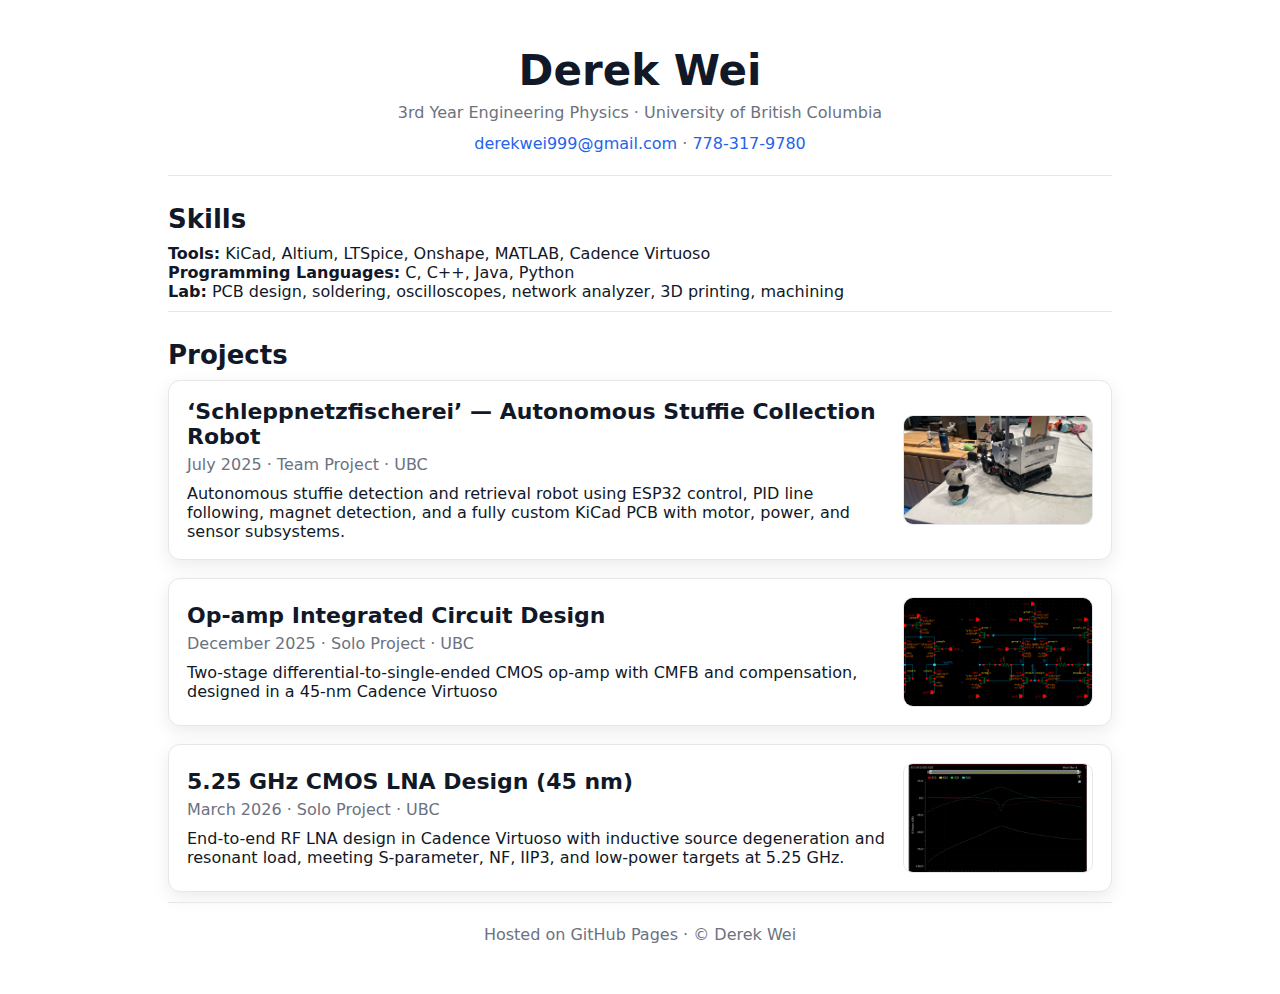
<file: index.html>
<!doctype html>
<html lang="en">
<head>
  <meta charset="utf-8" />
  <meta name="viewport" content="width=device-width, initial-scale=1" />
  <title>Derek Wei — Project Portfolio</title>
  <link rel="stylesheet" href="/styles/main.css" />
</head>
<body>
  <div class="container">

    <h1>Derek Wei</h1>
    <p class="subhead">
      3rd Year Engineering Physics · University of British Columbia
    </p>

    <p class="subhead" style="margin-top:-10px;">
      <a href="mailto:derekwei999@gmail.com">derekwei999@gmail.com</a> ·
      <a href="tel:+17783179780">778-317-9780</a>
    </p>

    <div class="hr"></div>

    <h2>Skills</h2>
    <p class="cardDesc">
      <b>Tools:</b> KiCad, Altium, LTSpice, Onshape, MATLAB, Cadence Virtuoso<br>
      <b>Programming Languages:</b> C, C++, Java, Python<br>
      <b>Lab:</b> PCB design, soldering, oscilloscopes, network analyzer, 3D printing, machining
    </p>

    <div class="hr"></div>

    <h2>Projects</h2>

    <a class="card" href="/projects/robot.html">
      <div class="cardText">
        <div class="cardTitle">‘Schleppnetzfischerei’ — Autonomous Stuffie Collection Robot</div>
        <div class="cardMeta">July 2025 · Team Project · UBC</div>
        <p class="cardDesc">
          Autonomous stuffie detection and retrieval robot using ESP32 control, PID line following,
          magnet detection, and a fully custom KiCad PCB with motor, power, and sensor subsystems.
        </p>
      </div>
      <img class="thumb" src="projects/images/robot.jpg" alt="Robot project image">
    </a>

    <!-- <a class="card" href="/projects/eeg.html">
      <div class="cardText">
        <div class="cardTitle">Electroencephalogram (EEG) Circuit</div>
        <div class="cardMeta">2025 · Solo Project · UBC</div>
        <p class="cardDesc">
          µV-level EEG front-end with amplification and HP/LP/notch filtering to isolate alpha-band
          brain activity, verified in LTSpice and implemented on a low-noise PCB.
        </p>
      </div>
      <img class="thumb" src="/images/eeg.webp" alt="EEG project image">
    </a> -->

   <!--comment test-->

    <a class="card" href="/projects/opamp.html">
      <div class="cardText">
        <div class="cardTitle">Op-amp Integrated Circuit Design</div>
        <div class="cardMeta">December 2025 · Solo Project · UBC</div>
        <p class="cardDesc">
          Two-stage differential-to-single-ended CMOS op-amp with CMFB and compensation,
          designed in a 45-nm Cadence Virtuoso
        </p>
      </div>
      <img class="thumb" src="projects/images/opamp.png" alt="Op-amp project image">
    </a>

    <a class="card" href="/projects/lna.html">
      <div class="cardText">
        <div class="cardTitle">5.25 GHz CMOS LNA Design (45 nm)</div>
        <div class="cardMeta">March 2026 · Solo Project · UBC</div>
        <p class="cardDesc">
          End-to-end RF LNA design in Cadence Virtuoso with inductive source degeneration and resonant load,
          meeting S-parameter, NF, IIP3, and low-power targets at 5.25 GHz.
        </p>
      </div>
      <img class="thumb" src="projects/images/lna/fig6_sparams.png" alt="LNA project image">
    </a>

    <div class="hr"></div>

    <p class="subhead">
      Hosted on GitHub Pages · © Derek Wei
    </p>

  </div>
</body>
</html>
</file>
<file: styles/main.css>
:root{
  --bg:#ffffff;
  --text:#111827;
  --muted:#6b7280;
  --line:#e5e7eb;
  --card:#ffffff;
  --shadow: 0 6px 18px rgba(0,0,0,.08);
  --shadowHover: 0 10px 28px rgba(0,0,0,.14);
  --blue:#2563eb;
}

*{box-sizing:border-box}
html,body{margin:0;padding:0;font-family:system-ui,-apple-system,Segoe UI,Roboto,Helvetica,Arial;color:var(--text);background:var(--bg)}
a{color:var(--blue);text-decoration:none}
a:hover{text-decoration:underline}

.container{max-width:980px;margin:0 auto;padding:28px 18px}
.nav{
  display:flex;justify-content:center;gap:22px;
  padding:18px 0 6px;
  font-size:16px;
}
.nav a{color:var(--blue)}
.nav span{color:var(--muted)}

h1{font-size:42px;margin:18px 0 8px;text-align:center}
h2{font-size:26px;margin:28px 0 10px}
.subhead{color:var(--muted);text-align:center;margin:0 0 22px}
.hr{border-top:1px solid var(--line);margin:10px 0 22px}

.card{
  display:flex;align-items:center;justify-content:space-between;gap:18px;
  border:1px solid var(--line);
  border-radius:12px;
  background:var(--card);
  padding:18px 18px;
  box-shadow: var(--shadow);
  transition: transform .12s ease, box-shadow .12s ease;
}
.card:hover{
  transform: translateY(-2px);
  box-shadow: var(--shadowHover);
}
.card + .card{margin-top:18px}

.cardText{min-width:0}
.cardTitle{font-size:22px;font-weight:700;margin:0 0 6px;color:var(--text)}
.cardMeta{color:var(--muted);margin:0 0 10px}
.cardDesc{color:var(--text);margin:0}

.thumb{
  width:190px;height:110px;flex:0 0 auto;
  border-radius:10px;
  object-fit:cover;
  border:1px solid var(--line);
  background:#f3f4f6;
}

@media (max-width:720px){
  h1{font-size:34px}
  .card{flex-direction:column;align-items:flex-start}
  .thumb{width:100%;height:180px}
}
</file>
